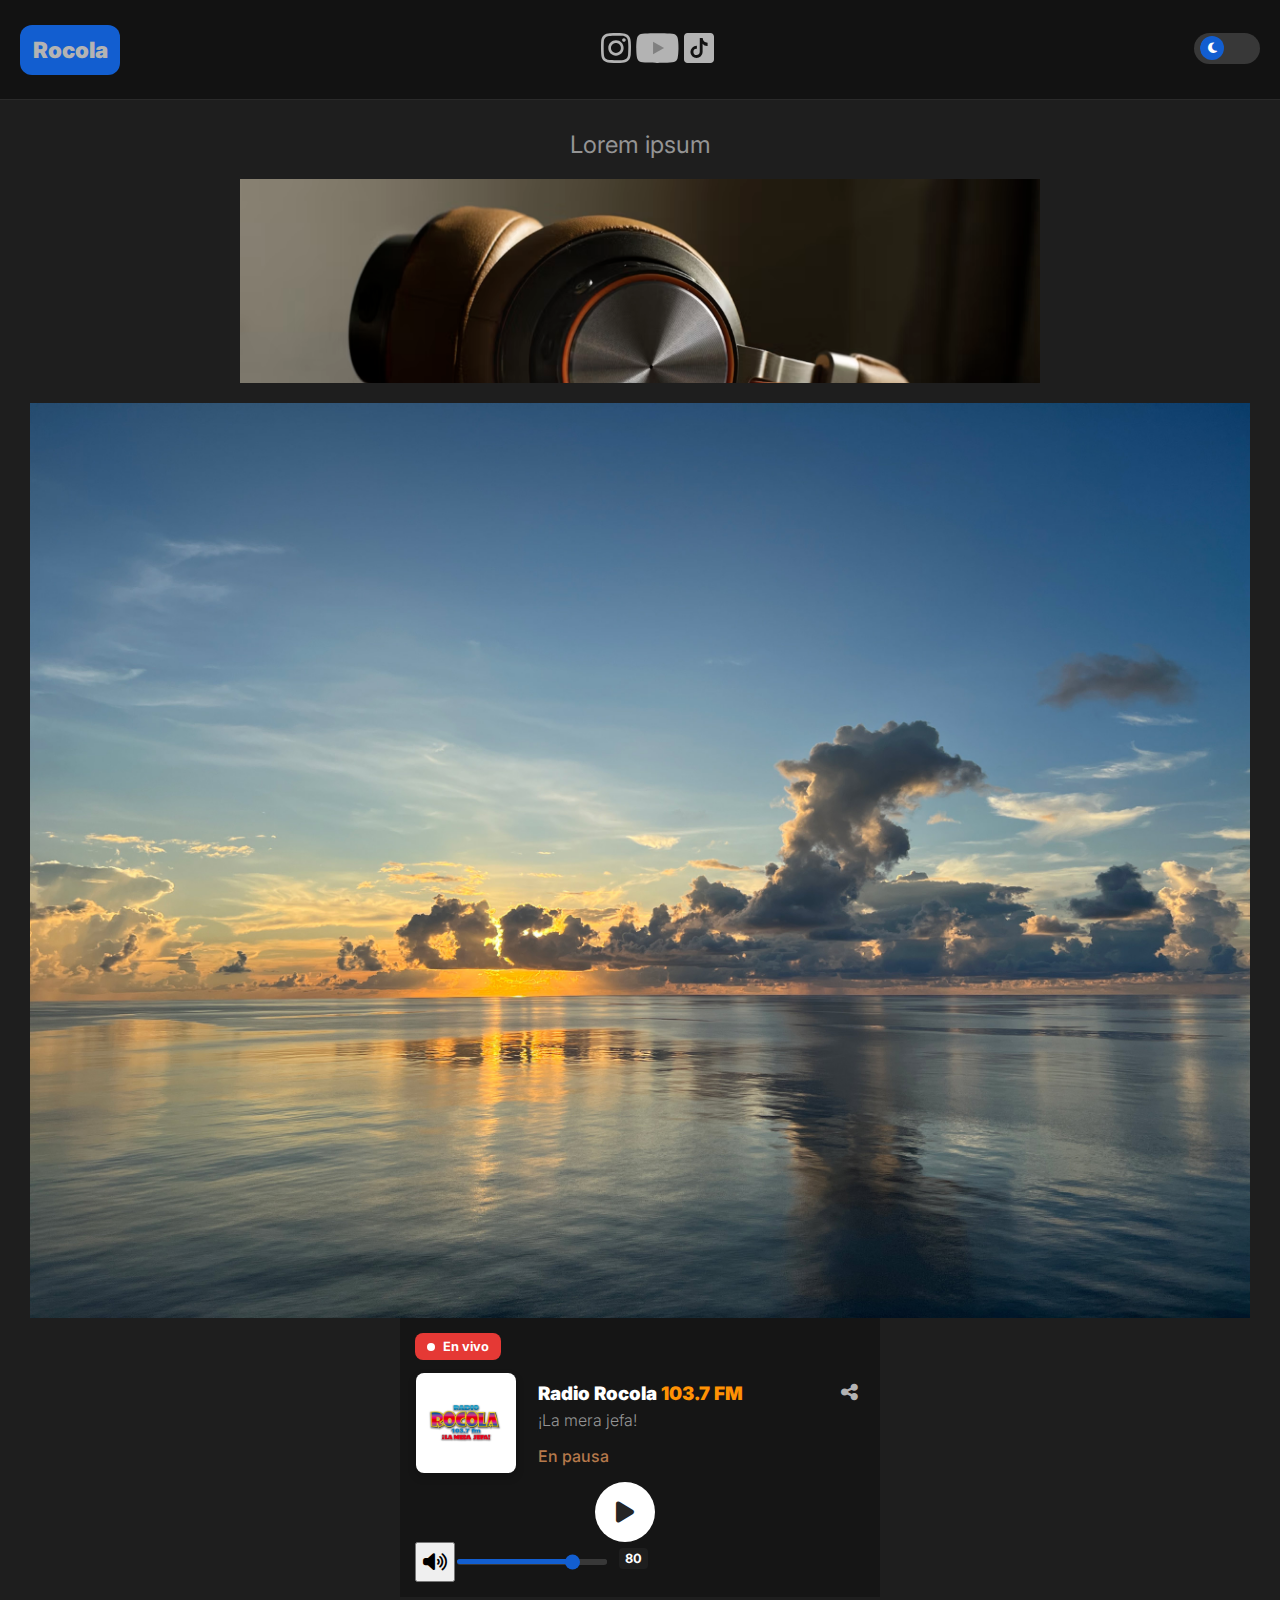
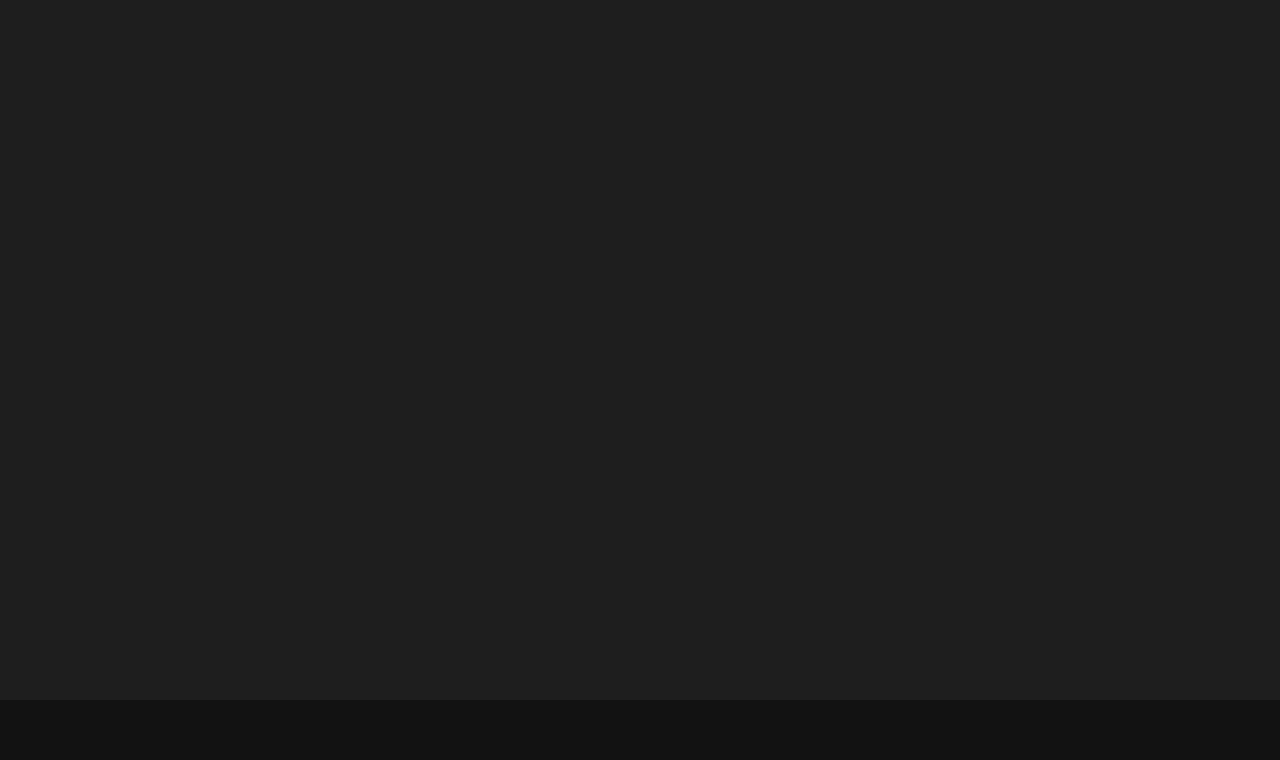
<file: index.html>
<!DOCTYPE html>
<html lang="es">

<head>
    <meta charset="UTF-8">
    <meta name="robots" content="noindex, nofollow">
    <meta name="viewport" content="width=device-width, initial-scale=1.0">
    <link rel="stylesheet" href="https://cdnjs.cloudflare.com/ajax/libs/font-awesome/6.4.0/css/all.min.css">
    <link rel="stylesheet" href="estilos.css">
    <title>Radio Rocola</title>
</head>

<body>
    <header>
        <div class="menu">
            <div class="logo">
                <h1>Rocola</h1>
            </div>
            <nav>
                <a href="#" target="_blank" class="socialLink ig" aria-label="Perfil de Instagram" title="Instagram">
                    <svg width="64" height="64" viewBox="0 0 20 20" version="1.1" xmlns="http://www.w3.org/2000/svg">
                        <g transform="translate(-340.000000, -7439.000000)">
                            <g transform="translate(56.000000, 160.000000)">
                                <path fill="currentColor"
                                    d="M289.869652,7279.12273 C288.241769,7279.19618 286.830805,7279.5942 285.691486,7280.72871 C284.548187,7281.86918 284.155147,7283.28558 284.081514,7284.89653 C284.035742,7285.90201 283.768077,7293.49818 284.544207,7295.49028 C285.067597,7296.83422 286.098457,7297.86749 287.454694,7298.39256 C288.087538,7298.63872 288.809936,7298.80547 289.869652,7298.85411 C298.730467,7299.25511 302.015089,7299.03674 303.400182,7295.49028 C303.645956,7294.859 303.815113,7294.1374 303.86188,7293.08031 C304.26686,7284.19677 303.796207,7282.27117 302.251908,7280.72871 C301.027016,7279.50685 299.5862,7278.67508 289.869652,7279.12273 M289.951245,7297.06748 C288.981083,7297.0238 288.454707,7296.86201 288.103459,7296.72603 C287.219865,7296.3826 286.556174,7295.72155 286.214876,7294.84312 C285.623823,7293.32944 285.819846,7286.14023 285.872583,7284.97693 C285.924325,7283.83745 286.155174,7282.79624 286.959165,7281.99226 C287.954203,7280.99968 289.239792,7280.51332 297.993144,7280.90837 C299.135448,7280.95998 300.179243,7281.19026 300.985224,7281.99226 C301.980262,7282.98483 302.473801,7284.28014 302.071806,7292.99991 C302.028024,7293.96767 301.865833,7294.49274 301.729513,7294.84312 C300.829003,7297.15085 298.757333,7297.47145 289.951245,7297.06748 M298.089663,7283.68956 C298.089663,7284.34665 298.623998,7284.88065 299.283709,7284.88065 C299.943419,7284.88065 300.47875,7284.34665 300.47875,7283.68956 C300.47875,7283.03248 299.943419,7282.49847 299.283709,7282.49847 C298.623998,7282.49847 298.089663,7283.03248 298.089663,7283.68956 M288.862673,7288.98792 C288.862673,7291.80286 291.150266,7294.08479 293.972194,7294.08479 C296.794123,7294.08479 299.081716,7291.80286 299.081716,7288.98792 C299.081716,7286.17298 296.794123,7283.89205 293.972194,7283.89205 C291.150266,7283.89205 288.862673,7286.17298 288.862673,7288.98792 M290.655732,7288.98792 C290.655732,7287.16159 292.140329,7285.67967 293.972194,7285.67967 C295.80406,7285.67967 297.288657,7287.16159 297.288657,7288.98792 C297.288657,7290.81525 295.80406,7292.29716 293.972194,7292.29716 C292.140329,7292.29716 290.655732,7290.81525 290.655732,7288.98792">
                                </path>
                            </g>
                        </g>
                    </svg>
                </a>
                <a href="#" target="_blank" class="socialLink yt" aria-label="Canal de YouTube" title="YouTube">
                    <svg xmlns="http://www.w3.org/2000/svg" height="64" width="64" viewBox="-7 0 250 165">
                        <path fill="currentColor"
                            d="M229.763 25.817c-2.699-10.162-10.65-18.165-20.748-20.881C190.716 0 117.333 0 117.333 0S43.951 0 25.651 4.936C15.553 7.652 7.6 15.655 4.903 25.817 0 44.236 0 82.667 0 82.667s0 38.429 4.903 56.85C7.6 149.68 15.553 157.681 25.65 160.4c18.3 4.934 91.682 4.934 91.682 4.934s73.383 0 91.682-4.934c10.098-2.718 18.049-10.72 20.748-20.882 4.904-18.421 4.904-56.85 4.904-56.85s0-38.431-4.904-56.85" />
                        <path d="M93.333 117.559l61.333-34.89-61.333-34.894z" fill="gray" />
                    </svg>
                </a>
                <a href="#" target="_blank" class="socialLink tt" aria-label="Perfil de TikTok" title="TikTok">
                    <svg viewBox="4 4 42 42" xmlns="http://www.w3.org/2000/svg" width="64" height="64">
                        <path fill="currentColor"
                            d="M41 4H9C6.243 4 4 6.243 4 9v32c0 2.757 2.243 5 5 5h32c2.757 0 5-2.243 5-5V9c0-2.757-2.243-5-5-5m-3.994 18.323a7.482 7.482 0 0 1-.69.035 7.492 7.492 0 0 1-6.269-3.388v11.537a8.527 8.527 0 1 1-8.527-8.527c.178 0 .352.016.527.027v4.202c-.175-.021-.347-.053-.527-.053a4.351 4.351 0 1 0 0 8.704c2.404 0 4.527-1.894 4.527-4.298l.042-19.594h4.02a7.488 7.488 0 0 0 6.901 6.685v4.67" />
                    </svg>
                </a>
            </nav>
            <div class="header-controls">
                <button id="theme-toggle" class="theme-toggle" aria-label="Cambiar tema">
                    <div class="toggle-track">
                        <div class="toggle-thumb">
                            <i class="fas fa-sun light-icon"></i>
                            <i class="fas fa-moon dark-icon"></i>
                        </div>
                    </div>
                </button>
            </div>
        </div>
    </header>

    <section id="player">
        <div class="player-container">


            <h2>Lorem ipsum</h2>
            <img src="images/cover.png" alt="Foto de portada" class="coverImg" width="300px">
            <img src="images/beachBg.jpg" alt="" class="anotherImg" width="300px">

            <div class="player-info">
                <div class="live-status-container">
                        <div class="live-status-indicator" id="status-indicator">
                            <span class="live-pulse"></span>
                            <span class="live-text">En vivo</span>
                        </div>
                    </div>

                <div class="player-elements">
                    
                    <div class="album-art">
                        <!-- La foto va en CSS-->
                    </div>
                    <div class="track-info">
                        <h3 class="track-title" id="now-playing">Radio Rocola <span class="frequence">103.7 FM</span></h3>
                        <p class="station-slogan">¡La mera jefa!</p>
                        <p class="status-text" id="status-text">En pausa</p>

                    </div>
                    <button class="control-btn share" id="share-btn" aria-label="Compartir">
                        <i class="fas fa-share-alt"></i>
                    </button>
                </div>

                <div class="player-buttons">
                    <div class="player-controls">
                        <button class="control-btn play-btn" id="play" aria-label="Reproducir">
                            <i class="fas fa-play"></i>
                        </button>
                    </div>

                    <div class="player-right-controls">
                        <div class="volume-controls">
                            <button class="control-btn volume-btn" id="volume-toggle" aria-label="Silenciar">
                                <i class="fas fa-volume-up"></i>
                            </button>
                            <div class="volume-slider-container">
                                <input type="range" min="0" max="100" value="80" class="volume-slider"
                                    id="volume-slider">
                                <div class="volume-level-indicator">80</div>
                            </div>
                        </div>
                    </div>
                </div>

            </div>
        </div>

    </section>












    <script>
        const themeToggle = document.getElementById('theme-toggle');
        const body = document.body;

        const savedTheme = localStorage.getItem('theme');
        if (savedTheme) {
            body.classList.add(savedTheme);
        } else {
            body.classList.add('dark-mode');
        }

        const prefersDarkScheme = window.matchMedia('(prefers-color-scheme: dark)');
        if (!savedTheme && prefersDarkScheme.matches) {
            body.classList.add('dark-mode');
        }

        themeToggle.addEventListener('click', () => {
            if (body.classList.contains('light-mode')) {
                body.classList.remove('light-mode');
                body.classList.add('dark-mode');
                localStorage.setItem('theme', 'dark-mode');
            } else {
                body.classList.remove('dark-mode');
                body.classList.add('light-mode');
                localStorage.setItem('theme', 'light-mode');
            }

            themeToggle.style.transform = 'scale(0.95)';
            setTimeout(() => {
                themeToggle.style.transform = 'scale(1)';
            }, 150);
        });
    </script>

    <script>
        var menu = document.querySelector(".menu");
        var scrollOffset = 400;

        window.addEventListener("scroll", function () {
            if (window.scrollY > scrollOffset) {
                menu.style.cssText = "backdrop-filter: saturate(180%) blur(22px) brightness(170%); -webkit-backdrop-filter: saturate(180%) blur(20px); background-color: var(--bg-blur-primary); background-image: linear-gradient(transparent,transparent);";
            } else {
                menu.style.cssText = "background-color: (--bg-primary)";
            }
        });
    </script>

    <script>
        // Reproductor de radio funcional
class RadioPlayer {
    constructor() {
        this.audio = new Audio();
        this.audio.crossOrigin = "anonymous";
        this.audio.src = "https://cast2.my-control-panel.com/proxy/radioroc/stream";
        
        this.isPlaying = false;
        this.isMuted = false;
        this.volume = 80; // 0-100 scale
        this.isOnline = true;
        
        this.initializeElements();
        this.setupEventListeners();
        this.setVolume(this.volume);
        this.checkStreamStatus();
    }
    
    initializeElements() {
        this.playButton = document.getElementById('play');
        this.volumeToggle = document.getElementById('volume-toggle');
        this.volumeSlider = document.getElementById('volume-slider');
        this.volumeLevel = document.querySelector('.volume-level-indicator');
        this.statusIndicator = document.getElementById('status-indicator');
        this.statusText = document.querySelector('.status-text');
        this.livePulse = document.querySelector('.live-pulse');
        this.liveText = document.querySelector('.live-text');
        this.nowPlaying = document.getElementById('now-playing');
        this.statusTextElement = document.getElementById('status-text');
    }
    
    setupEventListeners() {
        // Botón de play/pause
        this.playButton.addEventListener('click', () => {
            this.togglePlay();
        });
        
        // Botón de compartir
        this.shareButton.addEventListener('click', () => {
            this.shareRadio();
        });
        
        // Botón de mute/unmute
        this.volumeToggle.addEventListener('click', () => {
            this.toggleMute();
        });
        
        // Control de volumen
        this.volumeSlider.addEventListener('input', (e) => {
            this.setVolume(parseInt(e.target.value));
        });
        
        // Eventos del audio
        this.audio.addEventListener('play', () => {
            this.setPlayingState(true);
            this.statusTextElement.textContent = 'Transmitiendo';
            this.statusTextElement.style.color = '#00b309';
        });
        
        this.audio.addEventListener('pause', () => {
            this.setPlayingState(false);
            this.statusTextElement.textContent = 'En pausa';
        });
        
        this.audio.addEventListener('error', (e) => {
            console.error('Error en el reproductor:', e);
            this.setPlayingState(false);
            this.statusTextElement.textContent = 'Error de conexión';
            this.setOfflineStatus();
        });
        
        // Verificar estado del stream periódicamente
        setInterval(() => {
            this.checkStreamStatus();
        }, 30000); // Cada 30 segundos
    }
    
    togglePlay() {
        if (this.isPlaying) {
            this.pause();
        } else {
            this.play();
        }
        
        // Animación del botón
        this.playButton.style.transform = 'scale(0.95)';
        setTimeout(() => {
            this.playButton.style.transform = 'scale(1)';
        }, 150);
    }
    
    play() {
        this.audio.play()
            .then(() => {
                this.isPlaying = true;
                this.setPlayingState(true);
                this.statusTextElement.textContent = 'Transmitiendo';
                this.statusTextElement.style.color = '#f1f1f1';
                this.statusTextElement.style.textShadow = '0px 0px 25px rgb(255, 255, 255, 0.7)';
                this.setOnlineStatus();
            })
            .catch(error => {
                console.error('Error al reproducir:', error);
                this.isPlaying = false;
                this.setPlayingState(false);
                this.statusTextElement.textContent = 'Error de conexión';
                this.statusTextElement.style.color = '#ff2c56';
                this.setOfflineStatus();
            });
    }
    
    pause() {
        this.audio.pause();
        this.isPlaying = false;
        this.setPlayingState(false);
        this.statusTextElement.textContent = 'En pausa';
        this.statusTextElement.style.color = '#ffad6e';
        this.statusTextElement.style.textShadow = '0px 0px 15px rgb(108, 209, 113, 0)';
    }
    
    toggleMute() {
        this.isMuted = !this.isMuted;
        
        // Si está muteado, guardar el volumen anterior y poner a 0
        if (this.isMuted) {
            this.previousVolume = this.volume;
            this.setVolume(0);
        } else {
            // Restaurar el volumen anterior
            this.setVolume(this.previousVolume || 5);
        }
        
        // Actualizar icono de volumen
        this.updateVolumeIcon();
        
        // Animación del botón
        this.volumeToggle.style.transform = 'scale(0.97)';
        setTimeout(() => {
            this.volumeToggle.style.transform = 'scale(1)';
        }, 200);
    }
    
    setVolume(level) {
        this.volume = level;
        this.audio.volume = level / 100;
        
        // Actualizar slider y indicador
        this.volumeSlider.value = level;
        this.volumeLevel.textContent = level;
        
        // Actualizar icono de volumen
        this.updateVolumeIcon();
        
        // Actualizar variable CSS para el volumen
        document.documentElement.style.setProperty('--volume', `${level}%`);
        
        // Si el volumen es 0, activar mute visualmente
        if (level === 0 && !this.isMuted) {
            this.isMuted = true;
            this.updateVolumeIcon();
        } else if (level > 0 && this.isMuted) {
            this.isMuted = false;
            this.updateVolumeIcon();
        }
    }
    
    updateVolumeIcon() {
        let iconClass = 'fas fa-volume-';
        
        if (this.isMuted || this.volume === 0) {
            iconClass += 'mute';
        } else if (this.volume < 4) {
            iconClass += 'down';
        } else {
            iconClass += 'up';
        }
        
        this.volumeToggle.innerHTML = `<i class="${iconClass}"></i>`;
    }
    
    setPlayingState(playing) {
        this.isPlaying = playing;
        if (playing) {
            this.playButton.innerHTML = '<i class="fas fa-pause"></i>';
            this.playButton.setAttribute('aria-label', 'Pausar');
        } else {
            this.playButton.innerHTML = '<i class="fas fa-play"></i>';
            this.playButton.setAttribute('aria-label', 'Reproducir');
        }
    }
    
    checkStreamStatus() {
        // Simular verificación de estado del stream
        // En una implementación real, aquí harías una petición para verificar el estado
        const isOnline = Math.random() > 0.1; // 90% de probabilidad de estar online
        
        if (isOnline) {
            this.setOnlineStatus();
        } else {
            this.setOfflineStatus();
        }
    }
    
    setOnlineStatus() {
        this.isOnline = true;
        this.statusIndicator.classList.remove('offline');
        this.liveText.textContent = 'En vivo';
        this.livePulse.style.animation = 'pulse 2s infinite ease-out';
        this.livePulse.style.backgroundColor = 'white';
    }
    
    setOfflineStatus() {
        this.isOnline = false;
        this.statusIndicator.classList.add('offline');
        this.liveText.textContent = 'Fuera del aire';
        this.livePulse.style.animation = 'none';
        this.livePulse.style.backgroundColor = '#ccc';
        
        // Si estaba reproduciendo, pausar
        if (this.isPlaying) {
            this.pause();
        }
    }
}
// Inicializar el reproductor cuando la página cargue
document.addEventListener('DOMContentLoaded', () => {
    window.radioPlayer = new RadioPlayer();
    
    // Mejorar la compatibilidad con dispositivos táctiles
    document.addEventListener('touchstart', function() {}, true);
});
    </script>
</body>

</html>
</file>
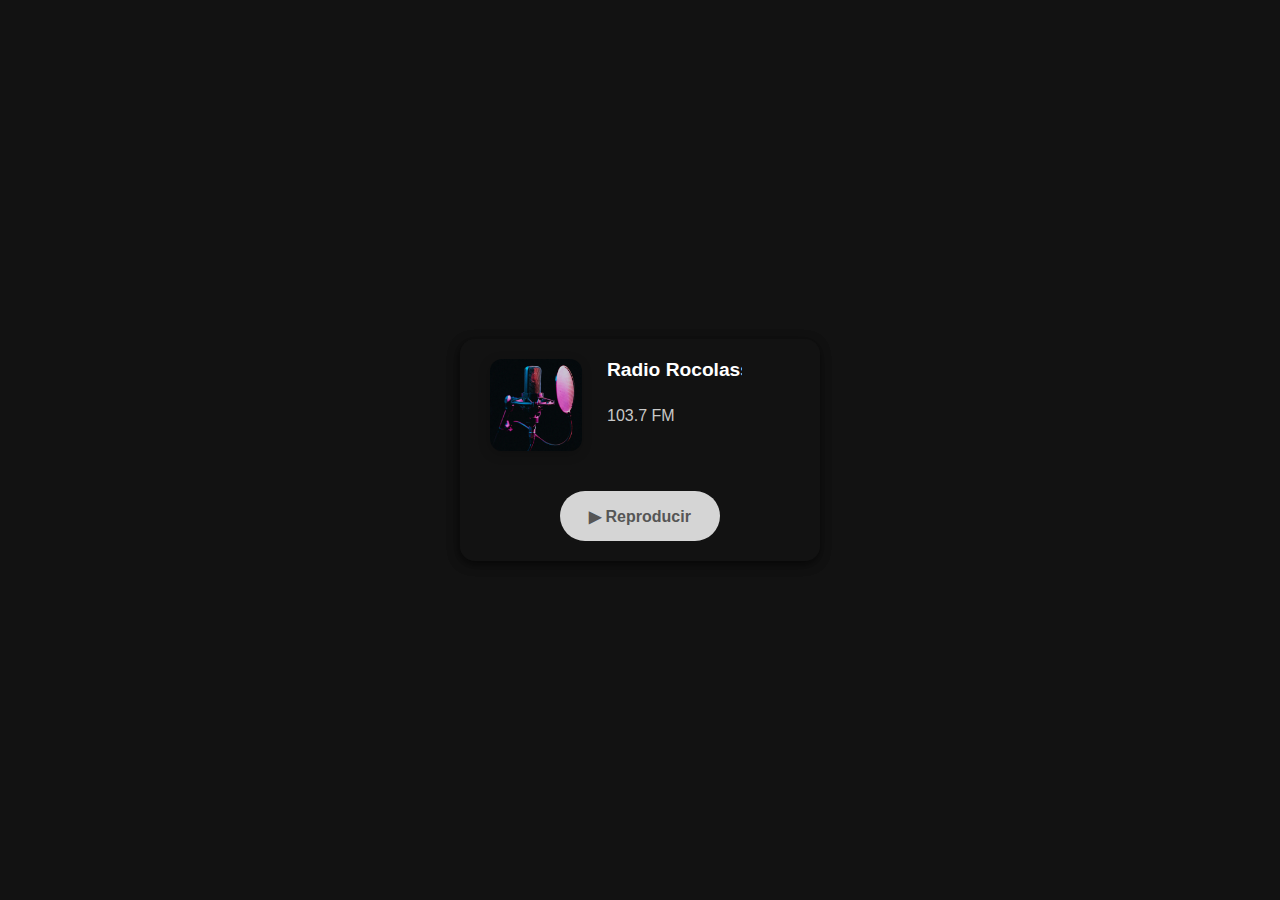
<file: index(no).html>
<!DOCTYPE html>
<html lang="es">

<head>
    <meta charset="UTF-8">
    <meta name="viewport" content="width=device-width, initial-scale=1.0">
    <link rel="stylesheet" href="estilo.css">
    <title>Radio Test</title>
</head>

<body>

    <div class="player">
        <div class="nowPlaying" id="statusText">
            <div class="imgCover"></div>
            <span class="infoPlay">
                <h2 class="playTitle">
                    <span class="playerTitle">Radio Rocolassss</span>
                </h2>
                <h3>103.7 FM</h3>
            </span>

        </div>
        <button class="play-btn" id="playPause">▶ Reproducir</button>
    </div>

    <audio id="audioPlayer">
        <!--<source src="https://cdn.instream.audio:9738/stream"
                type="audio/mpeg">-->
        <source
            src="https://stream-172.zeno.fm/cbbc8ffbo0iuv?zt=eyJhbGciOiJIUzI1NiJ9.eyJzdHJlYW0iOiJjYmJjOGZmYm8waXV2IiwiaG9zdCI6InN0cmVhbS0xNzIuemVuby5mbSIsInJ0dGwiOjUsImp0aSI6IlE4bUxsUkZ1Ujl5eEJFYk9NU2N6RlEiLCJpYXQiOjE3NTUwNjk4OTcsImV4cCI6MTc1NTA2OTk1N30.ilCNmQy211FKczUWUkLxqhKpwb01_Be4An_DNY2vl9A"
            type="audio/mpeg">
    </audio>

    <script>
        const audio = document.getElementById('audioPlayer');
const btn = document.getElementById('playPause');
const statusText = document.getElementById('statusText');
const fondo = document.querySelector('.player');
const playTitle = document.querySelector('.playTitle');
const infoPlay = document.querySelector('.infoPlay');

btn.addEventListener('click', () => {
    if (audio.paused) {
        statusText.querySelector('h2').textContent = "Conectando...";
        btn.textContent = "Cargando";
        fondo.classList.add('playerState');

        // Intentar reproducir
        audio.play().then(() => {
            btn.textContent = "⏸ Pausar";
            statusText.querySelector('h2').textContent = "Reproduciendo Radio Éxitos";

            // Scroll animado del título si es más largo
            if (playTitle.scrollWidth > infoPlay.clientWidth) {
                playTitle.classList.add('mover');
            }

            fondo.classList.add('playerState');
        }).catch(() => {
            // Si la reproducción falla (ej: fuera del aire o autoplay bloqueado en móvil)
            statusText.querySelector('h2').textContent = "Fuera del aire";
            btn.textContent = "No disponible";
            btn.style.backgroundColor = "#333"; // gris oscuro
            btn.style.cursor = "not-allowed";
            btn.disabled = true;

            fondo.classList.remove('playerState');
            playTitle.classList.remove('mover');
        });

    } else {
        // Pausar manualmente
        audio.pause();
        btn.textContent = "▶ Reproducir";
        statusText.querySelector('h2').textContent = "En pausa";
        fondo.classList.remove('playerState');
        playTitle.classList.remove('mover');
    }
});

// Si hay error de carga (ej: URL caída)
audio.addEventListener('error', () => {
    statusText.querySelector('h2').textContent = "Fuera del aire";
    btn.textContent = "▶ Reproducir";
    playTitle.classList.remove('mover');
});
    </script>

    <!--<script>
        const audio = document.getElementById('audioPlayer');
        const btn = document.getElementById('playPause');
        const statusText = document.getElementById('statusText');
        const fondo = document.querySelector('.player');
        const playTitle = document.querySelector('.playTitle');
        const infoPlay = document.querySelector('.infoPlay');

        btn.addEventListener('click', () => {
            if (audio.paused) {
                statusText.querySelector('h2').textContent = "Conectando...";
                btn.textContent = "Cargando";
                fondo.classList.add('playerState');

                let isPlaying = false;

                // Intentar reproducir
                audio.play().then(() => {
                    isPlaying = true;
                    btn.textContent = "⏸ Pausar";
                    statusText.querySelector('h2').textContent = "Reproduciendo Radio Rocola";
                    if (playTitle.scrollWidth > infoPlay.clientWidth) {
                        playTitle.classList.add('mover');
                        
                    }
                    fondo.classList.add('playerState');
                }).catch(() => {
                    statusText.querySelector('h2').textContent = "Fuera del aire";
                    btn.textContent = "No disponible";
                    fondo.classList.remove('playerState');
                    playTitle.classList.remove('mover');
                });

                // Si después de 3 segundos no está sonando → fuera del aire
                setTimeout(() => {
                    if (!isPlaying || audio.paused) {
                        statusText.querySelector('h2').textContent = "Fuera del aire";
                        btn.textContent = "▶ Reproducir";
                        audio.pause();
                        btn.textContent = "No disponible";
                        btn.style.backgroundColor = "#333"; // gris oscuro
                        btn.style.cursor = "not-allowed";
                        btn.disabled = true;
                        playTitle.classList.remove('mover');
                    }
                }, 0);

            } else {
                audio.pause();
                btn.textContent = "▶ Reproducir";
                statusText.querySelector('h2').textContent = "En pausa";
                fondo.classList.remove('playerState');
                playTitle.classList.remove('mover');
            }
        });

        // Si hay error de carga
        audio.addEventListener('error', () => {
            statusText.querySelector('h2').textContent = "Fuera del aire";
            btn.textContent = "▶ Reproducir";
            playTitle.classList.remove('mover');
        });
    </script>-->

    <!--<script>
        const playTitle = document.querySelector('.playTitle');
        const infoPlay = document.querySelector('.infoPlay');

        if (playTitle.scrollWidth > infoPlay.clientWidth) {
            playTitle.classList.add('mover');
        } else {
            playTitle.classList.remove('mover'); // opcional, por si antes ya tenía la clase
        }
    </script>-->
</body>


</html>
</file>
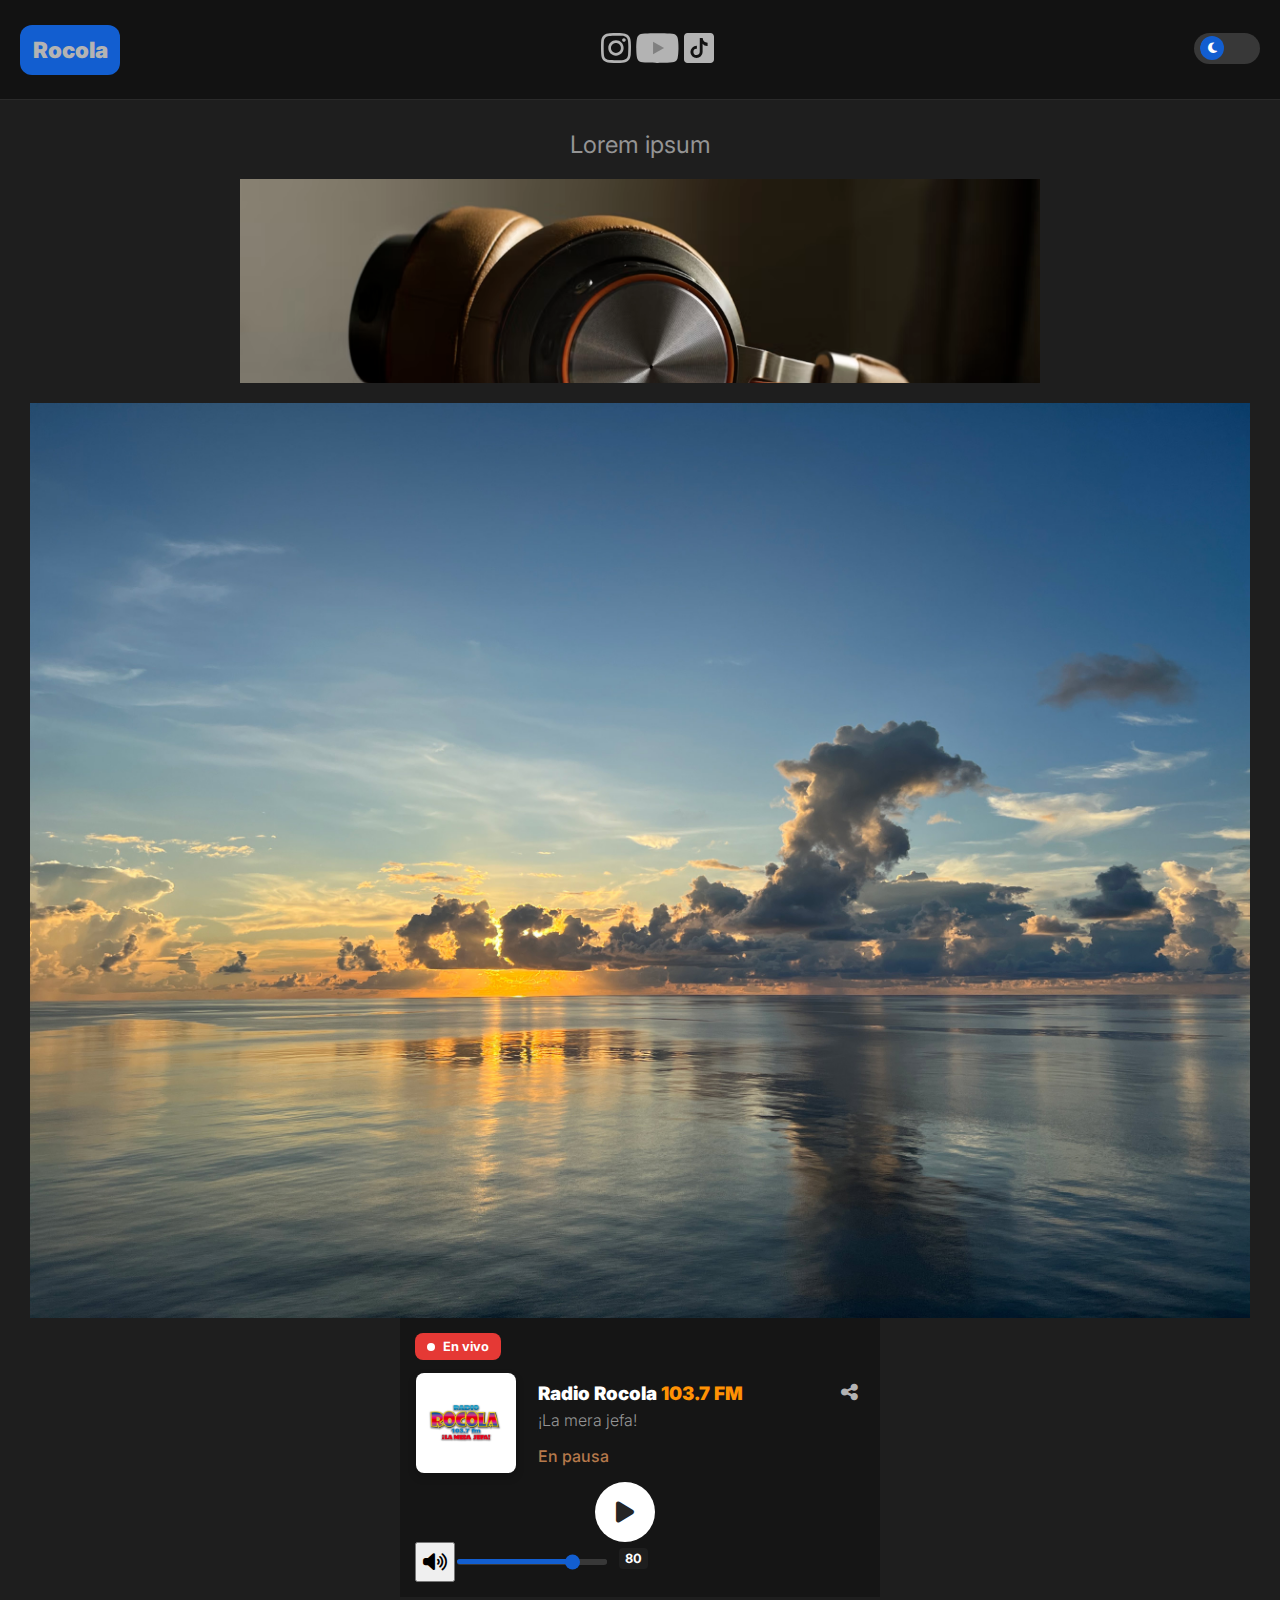
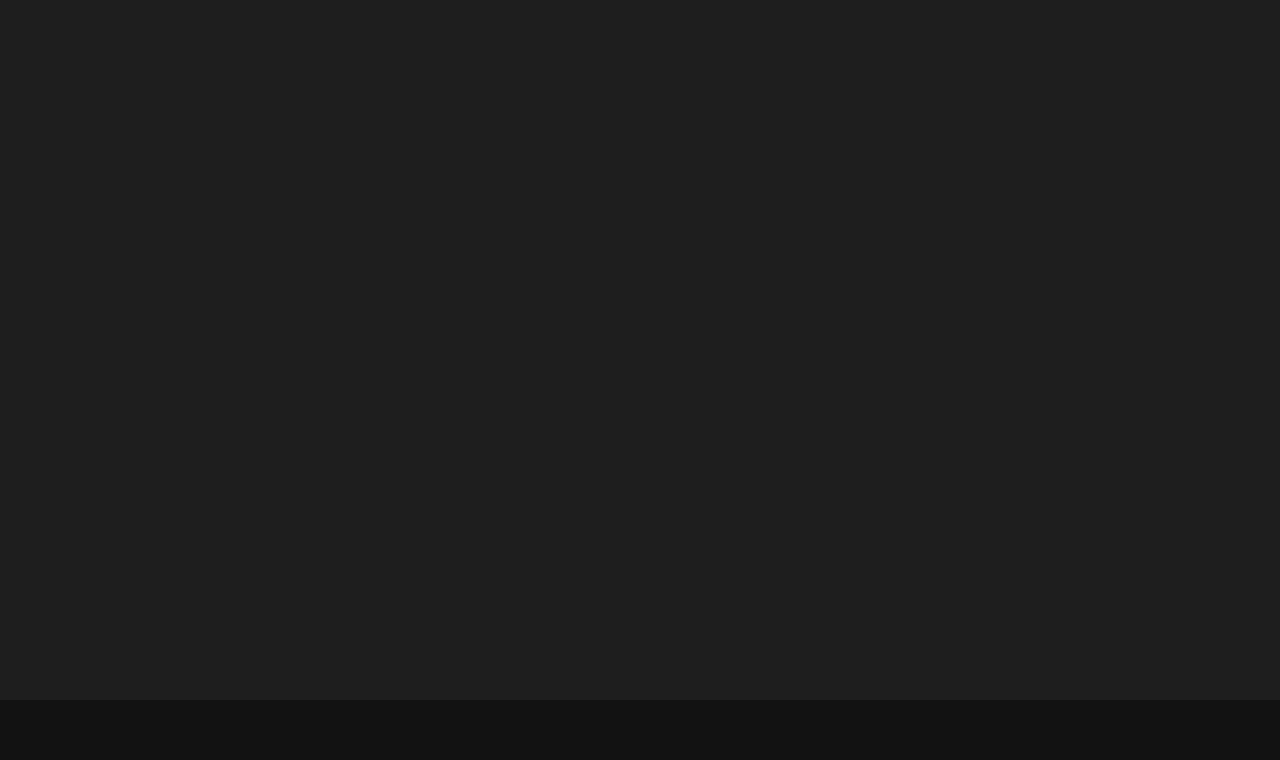
<file: inicio.html>
<!DOCTYPE html>
<html lang="es">

<head>
    <meta charset="UTF-8">
    <meta name="viewport" content="width=device-width, initial-scale=1.0">
    <link rel="stylesheet" href="https://cdnjs.cloudflare.com/ajax/libs/font-awesome/6.4.0/css/all.min.css">
    <link rel="stylesheet" href="estilos.css">
    <title>Radio Rocola</title>
</head>

<body>
    <header>
        <div class="menu">
            <div class="logo">
                <h1>Rocola</h1>
            </div>
            <nav>
                <a href="#" target="_blank" class="socialLink ig" aria-label="Perfil de Instagram" title="Instagram">
                    <svg width="64" height="64" viewBox="0 0 20 20" version="1.1" xmlns="http://www.w3.org/2000/svg">
                        <g transform="translate(-340.000000, -7439.000000)">
                            <g transform="translate(56.000000, 160.000000)">
                                <path fill="currentColor"
                                    d="M289.869652,7279.12273 C288.241769,7279.19618 286.830805,7279.5942 285.691486,7280.72871 C284.548187,7281.86918 284.155147,7283.28558 284.081514,7284.89653 C284.035742,7285.90201 283.768077,7293.49818 284.544207,7295.49028 C285.067597,7296.83422 286.098457,7297.86749 287.454694,7298.39256 C288.087538,7298.63872 288.809936,7298.80547 289.869652,7298.85411 C298.730467,7299.25511 302.015089,7299.03674 303.400182,7295.49028 C303.645956,7294.859 303.815113,7294.1374 303.86188,7293.08031 C304.26686,7284.19677 303.796207,7282.27117 302.251908,7280.72871 C301.027016,7279.50685 299.5862,7278.67508 289.869652,7279.12273 M289.951245,7297.06748 C288.981083,7297.0238 288.454707,7296.86201 288.103459,7296.72603 C287.219865,7296.3826 286.556174,7295.72155 286.214876,7294.84312 C285.623823,7293.32944 285.819846,7286.14023 285.872583,7284.97693 C285.924325,7283.83745 286.155174,7282.79624 286.959165,7281.99226 C287.954203,7280.99968 289.239792,7280.51332 297.993144,7280.90837 C299.135448,7280.95998 300.179243,7281.19026 300.985224,7281.99226 C301.980262,7282.98483 302.473801,7284.28014 302.071806,7292.99991 C302.028024,7293.96767 301.865833,7294.49274 301.729513,7294.84312 C300.829003,7297.15085 298.757333,7297.47145 289.951245,7297.06748 M298.089663,7283.68956 C298.089663,7284.34665 298.623998,7284.88065 299.283709,7284.88065 C299.943419,7284.88065 300.47875,7284.34665 300.47875,7283.68956 C300.47875,7283.03248 299.943419,7282.49847 299.283709,7282.49847 C298.623998,7282.49847 298.089663,7283.03248 298.089663,7283.68956 M288.862673,7288.98792 C288.862673,7291.80286 291.150266,7294.08479 293.972194,7294.08479 C296.794123,7294.08479 299.081716,7291.80286 299.081716,7288.98792 C299.081716,7286.17298 296.794123,7283.89205 293.972194,7283.89205 C291.150266,7283.89205 288.862673,7286.17298 288.862673,7288.98792 M290.655732,7288.98792 C290.655732,7287.16159 292.140329,7285.67967 293.972194,7285.67967 C295.80406,7285.67967 297.288657,7287.16159 297.288657,7288.98792 C297.288657,7290.81525 295.80406,7292.29716 293.972194,7292.29716 C292.140329,7292.29716 290.655732,7290.81525 290.655732,7288.98792">
                                </path>
                            </g>
                        </g>
                    </svg>
                </a>
                <a href="#" target="_blank" class="socialLink yt" aria-label="Canal de YouTube" title="YouTube">
                    <svg xmlns="http://www.w3.org/2000/svg" height="64" width="64" viewBox="-7 0 250 165">
                        <path fill="currentColor"
                            d="M229.763 25.817c-2.699-10.162-10.65-18.165-20.748-20.881C190.716 0 117.333 0 117.333 0S43.951 0 25.651 4.936C15.553 7.652 7.6 15.655 4.903 25.817 0 44.236 0 82.667 0 82.667s0 38.429 4.903 56.85C7.6 149.68 15.553 157.681 25.65 160.4c18.3 4.934 91.682 4.934 91.682 4.934s73.383 0 91.682-4.934c10.098-2.718 18.049-10.72 20.748-20.882 4.904-18.421 4.904-56.85 4.904-56.85s0-38.431-4.904-56.85" />
                        <path d="M93.333 117.559l61.333-34.89-61.333-34.894z" fill="gray" />
                    </svg>
                </a>
                <a href="#" target="_blank" class="socialLink tt" aria-label="Perfil de TikTok" title="TikTok">
                    <svg viewBox="4 4 42 42" xmlns="http://www.w3.org/2000/svg" width="64" height="64">
                        <path fill="currentColor"
                            d="M41 4H9C6.243 4 4 6.243 4 9v32c0 2.757 2.243 5 5 5h32c2.757 0 5-2.243 5-5V9c0-2.757-2.243-5-5-5m-3.994 18.323a7.482 7.482 0 0 1-.69.035 7.492 7.492 0 0 1-6.269-3.388v11.537a8.527 8.527 0 1 1-8.527-8.527c.178 0 .352.016.527.027v4.202c-.175-.021-.347-.053-.527-.053a4.351 4.351 0 1 0 0 8.704c2.404 0 4.527-1.894 4.527-4.298l.042-19.594h4.02a7.488 7.488 0 0 0 6.901 6.685v4.67" />
                    </svg>
                </a>
            </nav>
            <div class="header-controls">
                <button id="theme-toggle" class="theme-toggle" aria-label="Cambiar tema">
                    <div class="toggle-track">
                        <div class="toggle-thumb">
                            <i class="fas fa-sun light-icon"></i>
                            <i class="fas fa-moon dark-icon"></i>
                        </div>
                    </div>
                </button>
            </div>
        </div>
    </header>

    <section id="player">
        <div class="player-container">


            <h2>Lorem ipsum</h2>
            <img src="images/cover.png" alt="Foto de portada" class="coverImg" width="300px">
            <img src="images/beachBg.jpg" alt="" class="anotherImg" width="300px">

            <div class="player-info">
                <div class="live-status-container">
                        <div class="live-status-indicator" id="status-indicator">
                            <span class="live-pulse"></span>
                            <span class="live-text">En vivo</span>
                        </div>
                    </div>

                <div class="player-elements">
                    
                    <div class="album-art">
                        <!-- La foto va en CSS-->
                    </div>
                    <div class="track-info">
                        <h3 class="track-title" id="now-playing">Radio Rocola <span class="frequence">103.7 FM</span></h3>
                        <p class="station-slogan">¡La mera jefa!</p>
                        <p class="status-text" id="status-text">En pausa</p>

                    </div>
                    <button class="control-btn share" id="share-btn" aria-label="Compartir">
                        <i class="fas fa-share-alt"></i>
                    </button>
                </div>

                <div class="player-buttons">
                    <div class="player-controls">
                        <button class="control-btn play-btn" id="play" aria-label="Reproducir">
                            <i class="fas fa-play"></i>
                        </button>
                    </div>

                    <div class="player-right-controls">
                        <div class="volume-controls">
                            <button class="control-btn volume-btn" id="volume-toggle" aria-label="Silenciar">
                                <i class="fas fa-volume-up"></i>
                            </button>
                            <div class="volume-slider-container">
                                <input type="range" min="0" max="100" value="80" class="volume-slider"
                                    id="volume-slider">
                                <div class="volume-level-indicator">80</div>
                            </div>
                        </div>
                    </div>
                </div>

            </div>
        </div>

    </section>












    <script>
        const themeToggle = document.getElementById('theme-toggle');
        const body = document.body;

        const savedTheme = localStorage.getItem('theme');
        if (savedTheme) {
            body.classList.add(savedTheme);
        } else {
            body.classList.add('dark-mode');
        }

        const prefersDarkScheme = window.matchMedia('(prefers-color-scheme: dark)');
        if (!savedTheme && prefersDarkScheme.matches) {
            body.classList.add('dark-mode');
        }

        themeToggle.addEventListener('click', () => {
            if (body.classList.contains('light-mode')) {
                body.classList.remove('light-mode');
                body.classList.add('dark-mode');
                localStorage.setItem('theme', 'dark-mode');
            } else {
                body.classList.remove('dark-mode');
                body.classList.add('light-mode');
                localStorage.setItem('theme', 'light-mode');
            }

            themeToggle.style.transform = 'scale(0.95)';
            setTimeout(() => {
                themeToggle.style.transform = 'scale(1)';
            }, 150);
        });
    </script>

    <script>
        var menu = document.querySelector(".menu");
        var scrollOffset = 400;

        window.addEventListener("scroll", function () {
            if (window.scrollY > scrollOffset) {
                menu.style.cssText = "backdrop-filter: saturate(180%) blur(22px) brightness(170%); -webkit-backdrop-filter: saturate(180%) blur(20px); background-color: var(--bg-blur-primary); background-image: linear-gradient(transparent,transparent);";
            } else {
                menu.style.cssText = "background-color: (--bg-primary)";
            }
        });
    </script>

    <script>
        // Reproductor de radio funcional
class RadioPlayer {
    constructor() {
        this.audio = new Audio();
        this.audio.crossOrigin = "anonymous";
        this.audio.src = "https://cast2.my-control-panel.com/proxy/radioroc/stream";
        
        this.isPlaying = false;
        this.isMuted = false;
        this.volume = 80; // 0-100 scale
        this.isOnline = true;
        
        this.initializeElements();
        this.setupEventListeners();
        this.setVolume(this.volume);
        this.checkStreamStatus();
    }
    
    initializeElements() {
        this.playButton = document.getElementById('play');
        this.volumeToggle = document.getElementById('volume-toggle');
        this.volumeSlider = document.getElementById('volume-slider');
        this.volumeLevel = document.querySelector('.volume-level-indicator');
        this.statusIndicator = document.getElementById('status-indicator');
        this.statusText = document.querySelector('.status-text');
        this.livePulse = document.querySelector('.live-pulse');
        this.liveText = document.querySelector('.live-text');
        this.nowPlaying = document.getElementById('now-playing');
        this.statusTextElement = document.getElementById('status-text');
    }
    
    setupEventListeners() {
        // Botón de play/pause
        this.playButton.addEventListener('click', () => {
            this.togglePlay();
        });
        
        // Botón de compartir
        this.shareButton.addEventListener('click', () => {
            this.shareRadio();
        });
        
        // Botón de mute/unmute
        this.volumeToggle.addEventListener('click', () => {
            this.toggleMute();
        });
        
        // Control de volumen
        this.volumeSlider.addEventListener('input', (e) => {
            this.setVolume(parseInt(e.target.value));
        });
        
        // Eventos del audio
        this.audio.addEventListener('play', () => {
            this.setPlayingState(true);
            this.statusTextElement.textContent = 'Transmitiendo';
            this.statusTextElement.style.color = '#00b309';
        });
        
        this.audio.addEventListener('pause', () => {
            this.setPlayingState(false);
            this.statusTextElement.textContent = 'En pausa';
        });
        
        this.audio.addEventListener('error', (e) => {
            console.error('Error en el reproductor:', e);
            this.setPlayingState(false);
            this.statusTextElement.textContent = 'Error de conexión';
            this.setOfflineStatus();
        });
        
        // Verificar estado del stream periódicamente
        setInterval(() => {
            this.checkStreamStatus();
        }, 30000); // Cada 30 segundos
    }
    
    togglePlay() {
        if (this.isPlaying) {
            this.pause();
        } else {
            this.play();
        }
        
        // Animación del botón
        this.playButton.style.transform = 'scale(0.95)';
        setTimeout(() => {
            this.playButton.style.transform = 'scale(1)';
        }, 150);
    }
    
    play() {
        this.audio.play()
            .then(() => {
                this.isPlaying = true;
                this.setPlayingState(true);
                this.statusTextElement.textContent = 'Transmitiendo';
                this.statusTextElement.style.color = '#f1f1f1';
                this.statusTextElement.style.textShadow = '0px 0px 25px rgb(255, 255, 255, 0.7)';
                this.setOnlineStatus();
            })
            .catch(error => {
                console.error('Error al reproducir:', error);
                this.isPlaying = false;
                this.setPlayingState(false);
                this.statusTextElement.textContent = 'Error de conexión';
                this.statusTextElement.style.color = '#ff2c56';
                this.setOfflineStatus();
            });
    }
    
    pause() {
        this.audio.pause();
        this.isPlaying = false;
        this.setPlayingState(false);
        this.statusTextElement.textContent = 'En pausa';
        this.statusTextElement.style.color = '#ffad6e';
        this.statusTextElement.style.textShadow = '0px 0px 15px rgb(108, 209, 113, 0)';
    }
    
    toggleMute() {
        this.isMuted = !this.isMuted;
        
        // Si está muteado, guardar el volumen anterior y poner a 0
        if (this.isMuted) {
            this.previousVolume = this.volume;
            this.setVolume(0);
        } else {
            // Restaurar el volumen anterior
            this.setVolume(this.previousVolume || 5);
        }
        
        // Actualizar icono de volumen
        this.updateVolumeIcon();
        
        // Animación del botón
        this.volumeToggle.style.transform = 'scale(0.97)';
        setTimeout(() => {
            this.volumeToggle.style.transform = 'scale(1)';
        }, 200);
    }
    
    setVolume(level) {
        this.volume = level;
        this.audio.volume = level / 100;
        
        // Actualizar slider y indicador
        this.volumeSlider.value = level;
        this.volumeLevel.textContent = level;
        
        // Actualizar icono de volumen
        this.updateVolumeIcon();
        
        // Actualizar variable CSS para el volumen
        document.documentElement.style.setProperty('--volume', `${level}%`);
        
        // Si el volumen es 0, activar mute visualmente
        if (level === 0 && !this.isMuted) {
            this.isMuted = true;
            this.updateVolumeIcon();
        } else if (level > 0 && this.isMuted) {
            this.isMuted = false;
            this.updateVolumeIcon();
        }
    }
    
    updateVolumeIcon() {
        let iconClass = 'fas fa-volume-';
        
        if (this.isMuted || this.volume === 0) {
            iconClass += 'mute';
        } else if (this.volume < 4) {
            iconClass += 'down';
        } else {
            iconClass += 'up';
        }
        
        this.volumeToggle.innerHTML = `<i class="${iconClass}"></i>`;
    }
    
    setPlayingState(playing) {
        this.isPlaying = playing;
        if (playing) {
            this.playButton.innerHTML = '<i class="fas fa-pause"></i>';
            this.playButton.setAttribute('aria-label', 'Pausar');
        } else {
            this.playButton.innerHTML = '<i class="fas fa-play"></i>';
            this.playButton.setAttribute('aria-label', 'Reproducir');
        }
    }
    
    checkStreamStatus() {
        // Simular verificación de estado del stream
        // En una implementación real, aquí harías una petición para verificar el estado
        const isOnline = Math.random() > 0.1; // 90% de probabilidad de estar online
        
        if (isOnline) {
            this.setOnlineStatus();
        } else {
            this.setOfflineStatus();
        }
    }
    
    setOnlineStatus() {
        this.isOnline = true;
        this.statusIndicator.classList.remove('offline');
        this.liveText.textContent = 'En vivo';
        this.livePulse.style.animation = 'pulse 2s infinite ease-out';
        this.livePulse.style.backgroundColor = 'white';
    }
    
    setOfflineStatus() {
        this.isOnline = false;
        this.statusIndicator.classList.add('offline');
        this.liveText.textContent = 'Fuera del aire';
        this.livePulse.style.animation = 'none';
        this.livePulse.style.backgroundColor = '#ccc';
        
        // Si estaba reproduciendo, pausar
        if (this.isPlaying) {
            this.pause();
        }
    }
}
// Inicializar el reproductor cuando la página cargue
document.addEventListener('DOMContentLoaded', () => {
    window.radioPlayer = new RadioPlayer();
    
    // Mejorar la compatibilidad con dispositivos táctiles
    document.addEventListener('touchstart', function() {}, true);
});
    </script>
</body>

</html>
</file>
<file: estilos.css>
:root {
    /* Modo oscuro - Colores del CSS proporcionado pero manteniendo azul en botones */
    --bg-primary: #121212;
    --bg-blur-primary: #121212b4;
    --bg-secondary: #1E1E1E;
    --bg-tertiary: #383838;
    --text-primary: #FFFFFF;
    --text-secondary: #B3B3B3;
    --accent-color: #125ed0;
    /* Azul profesional en lugar del verde */
    --accent-hover: #1565c0;
    /* Azul más claro para hover */
    --border-color: #2A2A2A;
    --shadow: 0 4px 12px rgba(0, 0, 0, 0.5);
    --card-bg: #1E1E1E;
    --live-indicator: #e53935;
    --offline-indicator: #5E5E5E;
    --player-bg: #1E1E1E;
    --player-controls-bg: #252525;
}

.light-mode {
    /* Modo claro - Colores del CSS proporcionado pero manteniendo azul en botones */
    --bg-primary: #FFFFFF;
    --bg-blur-primary: #ffffffca;
    --bg-secondary: #F5F5F5;
    --bg-tertiary: #E8E8E8;
    --text-primary: #121212;
    --text-primary-dark: #ffffff;
    --text-secondary: #5E5E5E;
    --accent-color: #121212;
    /* Negro en lugar de azul para mejor contraste */
    --accent-hover: #333333;
    /* Negro más oscuro para hover */
    --border-color: #E0E0E0;
    --shadow: 0 4px 12px rgba(0, 0, 0, 0.1);
    --card-bg: #F5F5F5;
    --live-indicator: #e53935;
    --offline-indicator: #9E9E9E;
    --player-bg: #FFFFFF;
    --player-controls-bg: #F5F5F5;
}

@font-face {
    font-family: 'Inter';
    src: url('fonts/Inter-VariableFont.woff2') format('woff2')
}

* {
    box-sizing: border-box;
    flex-wrap: wrap;
    font-family: "Inter", sans-serif, "Arial", "Helvetica";
    font-weight: normal;
}

* ::selection {
    background: rgb(255, 72, 72);
    background-clip: text;
    -webkit-background-clip: text;
    -webkit-text-fill-color: white;
}

body {
    animation: fadeIn 0.5s ease forwards;
    background-color: var(--bg-primary);
    color: rgb(148, 148, 148);
    margin: 0;
    margin-top: 100px;
    overflow-x: hidden;
    padding: 0;
    transition: background-color 0.3s ease, color 0.3s ease;
}

@keyframes fadeIn {
    to {
        opacity: 1;
    }
}

.menu {
    align-items: center;
    background-color: var(--bg-primary);
    border-bottom: 1px solid rgba(255, 255, 255, 0.1);
    display: flex;
    flex-direction: row;
    height: 100px;
    justify-content: space-between;
    left: 0;
    margin: 0;
    padding: 0px 20px;
    position: fixed;
    top: 0;
    transition: all 0.2s ease-in-out;
    width: 100%;
    z-index: 1000;
}

.logo {
    align-items: center;
    background-color: var(--accent-color);
    border-radius: 12px;
    color: var(--text-secondary);
    display: flex;
    flex-direction: column;
    font-weight: bolder;
    height: 50px;
    justify-content: center;
    padding: 5px;
    transition: all 0.3s ease-in-out;
    width: 100px;
}

.logo h1 {
    font-size: 1.4em;
    font-weight: bolder;
}

.logo:hover {
    background-color: var(--accent-hover);
    color: var(--text-primary-dark);
    cursor: pointer;
}

a {
    color: var(--text-secondary);
    text-decoration: none;
}

.ig svg {
    height: 30px;
    width: 30px;
}

.yt svg {
    height: 30px;
    padding: 0;
    width: 45px;
}

.tt svg {
    height: 30px;
    width: 30px;
}

.theme-toggle {
    background: none;
    background-color: var(--bg-tertiary);
    border: none;
    border-radius: 100px;
    cursor: pointer;
    height: 31px;
    position: relative;
    transition: background-color 0.3s;
    width: 66px;
}

.toggle-track {
    border-radius: 50px;
    height: 100%;
    left: 0px;
    overflow: hidden;
    position: relative;
    width: 100%;
}

.toggle-thumb {
    align-items: center;
    background-color: var(--accent-color);
    border-radius: 50%;
    display: flex;
    height: 24px;
    justify-content: center;
    left: 0px;
    position: absolute;
    top: 2px;
    transition: transform 0.3s ease;
    width: 24px;
}

.light-mode .toggle-thumb {
    transform: translateX(30px);
}

.light-icon,
.dark-icon {
    color: white;
    font-size: 12px;
    position: absolute;
    transition: opacity 0.3s;
}

.light-icon {
    opacity: 0;
}

.dark-icon {
    opacity: 1;
}

.light-mode .light-icon {
    opacity: 1;
}

.light-mode .dark-icon {
    opacity: 0;
}

.player-container {
    align-items: center;
    background-color: var(--bg-secondary);
    display: flex;
    flex-direction: column;
    height: 2200px;
    margin-bottom: 60px;
    padding: 10px 30px;
}

.player-container .coverImg {
    aspect-ratio: 90/23;
    max-width: 800px;
    width: 100%;
}

.anotherImg {
    aspect-ratio: 4/3;
    margin-top: 20px;
    width: 100%;
}

.player-info {
    background-color: #151515;
    display: grid;
    padding: 15px;
    position: relative;
}

.live-status-container {
    left: 15px;
    margin-bottom: 30px;
    position: absolute;
    top: 15px;
}

.live-status-indicator {
    align-items: center;
    animation: pulseLive 3s infinite ease-out;
    background-color: var(--live-indicator);
    border-radius: 8px;
    color: white;
    display: inline-flex;
    font-size: 0.8rem;
    font-weight: 600;
    gap: 8px;
    padding: 6px 12px;
    transition: background-color 0.3s;
}

.live-text {
    font-weight: bold;
}

.live-status-indicator.offline {
    animation: none;
    background-color: var(--offline-indicator);
    box-shadow: 0 2px 8px rgba(94, 94, 94, 0.3);
}

.live-pulse {
    animation: pulse 2s infinite ease-out;
    background-color: rgb(255, 255, 255);
    border-radius: 50%;
    height: 8px;
    width: 8px;
}

.live-status-indicator.offline .live-pulse {
    animation: none;
    background-color: #ccc;
}

@keyframes pulse {
    0% {
        opacity: 0;
        transform: scale(1);
    }

    50% {
        opacity: 1;
        transform: scale(1.2);
    }

    100% {
        opacity: 0;
        transform: scale(1);
    }
}

@keyframes pulseLive {
    0% {
        filter: drop-shadow(0px 0px 0px rgba(191, 29, 56, 0));
    }

    30% {
        filter: drop-shadow(0px 0px 5px rgba(255, 47, 47, 0.6)) drop-shadow(0px 0px 5px rgba(255, 61, 61, 0.8));
    }

    100% {
        filter: drop-shadow(0px 0px 20px rgb(191, 29, 56, 0));
    }
}

.player-elements {
    align-items: center;
    display: grid;
    gap: 20px;
    grid-template-columns: 1fr 2fr 1fr;
    justify-items: center;
    margin-top: 30px;
}

.share {
    align-items: center;
    background: none;
    border: none;
    color: var(--text-secondary);
    cursor: pointer;
    display: flex;
    font-size: 1.2rem;
    height: 50px;
    justify-content: center;
    left: 35%;
    padding: 12px;
    position: relative;
    top: -25%;
    transition: all 0.3s ease-in-out;
    width: 50px;
}

.share:hover {
    color: var(--text-primary);
}

.album-art {
    background-color: #535353;
    background-image: url(images/rocolaImg.jpg);
    background-position: center;
    background-repeat: no-repeat;
    background-size: 100% 100%;
    border-radius: 8px;
    box-shadow: 0 4px 8px rgba(0, 0, 0, 0.2);
    height: 100px;
    overflow: hidden;
    width: 100px;
}

.track-title {
    color: var(--text-primary);
    font-weight: 900;
    margin-bottom: 0;
}

.frequence {
    color: #ff9204;
    font-weight: 900;
}

.station-slogan {
    font-weight: 300;
    margin-top: 5px;
}

.status-text {
    color: #b5794b;
    font-weight: 500;
    transition: all 0.3s ease-out;
}

.play-btn {
    align-items: center;
    background-color: white;
    border: none;
    color: #252525;
    cursor: pointer;
    display: flex;
    font-size: 1.5rem;
    height: 60px;
    justify-content: center;
    padding: 12px;
    position: relative;
    left: 40%;
    transition: all 0.3s ease-in-out;
    width: 60px;
    border-radius: 50%;
}

.play-btn:hover {
    background-color: var(--accent-hover);
}

/* Volume Controls */
.volume-controls {
    align-items: center;
    display: inline-flex; /* solo acomoda el botón, no deja crecer con el slider */
    min-width: 235px;
    position: relative; /* referencia para el absolute */
}

.volume-btn {
    font-size: 1.2rem;
    height: 40px;
    position: relative;
    transition: all .4s ease-in-out;
    width: 40px;
    z-index: 2;
}

.volume-btn:hover{
    color: var(--text-primary);
}

.volume-level-indicator {
    background-color: var(--bg-secondary);
    border-radius: 4px;
    color: var(--text-primary);
    font-size: 0.8rem;
    font-weight: bold;
    margin-bottom: 6px;
    padding: 3px 6px;
    text-align: center;
}

.volume-slider {
    -webkit-appearance: none;
    appearance: none;
    background: var(--bg-tertiary);
    border-radius: 5px;
    cursor: pointer;
    height: 6px;    /* grosor */
    outline: none;
    width: 150px;   /* largo (ahora será la altura al rotar) */
}

.volume-slider-container{
    align-items: center;
    display: inline-flex;
    gap: 10px;
}

.volume-slider::-webkit-slider-thumb {
    -webkit-appearance: none;
    appearance: none;
    background: var(--accent-color);
    border-radius: 50%;
    cursor: pointer;
    height: 15px;
    position: relative;
    top: 50%;
    transform: translateY(-50%);
    width: 15px;
}

.volume-slider::-moz-range-thumb {
    background: var(--accent-color);
    border: none;
    border-radius: 50%;
    cursor: pointer;
    height: 15px;
    position: relative;
    top: 50%;
    transform: translateY(-50%);
    width: 15px;
}

/* Volume slider filled portion */
.volume-slider::-webkit-slider-runnable-track {
    background: linear-gradient(to right, var(--accent-color) 0%, var(--accent-color) var(--volume, 80%), var(--bg-tertiary) var(--volume, 80%), var(--bg-tertiary) 100%);
    border-radius: 5px;
    height: 5px;
}

.volume-slider::-moz-range-track {
    background: linear-gradient(to right, var(--accent-color) 0%, var(--accent-color) var(--volume, 80%), var(--bg-tertiary) var(--volume, 80%), var(--bg-tertiary) 100%);
    border-radius: 5px;
    height: 5px;
}

/* Volume icon animations */
.volume-btn .fa-volume-up,
.volume-btn .fa-volume-down,
.volume-btn .fa-volume-mute,
.volume-btn .fa-volume-off {
    transition: transform 0.3s ease;
}

.volume-btn:hover .fa-volume-up {
    transform: scale(1);
}

.volume-btn:hover .fa-volume-down {
    transform: scale(1);
}

.volume-btn:hover .fa-volume-mute {
    transform: scale(1);
}

.volume-btn:hover .fa-volume-off {
    transform: scale(1);
}
</file>
<file: estilo.css>
body {
  align-items: center;
  background: #121212;
  color: #fff;
  display: flex;
  font-family: Arial, sans-serif;
  height: 100vh;
  justify-content: center;
  margin: 0;
}

@keyframes gradientShift {
  0% {
    background-position: 0% 50%;
  }
  50% {
    background-position: 100% 50%;
  }
  100% {
    background-position: 0% 50%;
  }
}

.player {
  border-radius: 15px;
  box-shadow: -1px 3px 12px rgba(0, 0, 0, 0.4);
  padding: 20px 30px;
  position: relative;
  text-align: center;
  width: 300px;
  z-index: 2;
}
.playerState {
  animation: gradientShift 25s ease infinite;
  background: linear-gradient(
    270deg,
    #450060,
    #002a8c,
    #6c001b
  );
  background-size: 1000% 1000%;
}

.player::before {
  background: inherit;
  content: "";
  filter: blur(60px) saturate(200%);
  height: 100%;
  inset: 0;
  position: absolute;
  width: 100%;
  z-index: -2;
}

.player::after {
  background-color: #121212dc;
  border-radius: 15px;
  box-shadow: -1px 3px 12px rgba(0, 0, 0, 0.4);
  content: "";
  height: 100%;
  inset: 0;
  position: absolute;
  width: 100%;
  z-index: -1;
}

.player h2 {
  color: #ffffff;
  font-size: 1.2rem;
  margin-bottom: 10px;
}
.player h3 {
  color: #c8c8c8;
  font-size: 1rem;
  font-weight: 300;
  margin-bottom: 10px;
}

.nowPlaying {
  display: flex;
  flex-direction: row;
  height: 92px;
  margin-bottom: 40px;
}
.imgCover {
  background-color: #565656;
  background-image: url(coverImg.webp);
  background-position: center;
  background-repeat: no-repeat;
  background-size: 100%;
  border-radius: 12px;
  box-shadow: -1px 3px 12px rgba(0, 0, 0, 0.2);
  height: 92px;
  margin-right: 25px;
  width: 92px;
}

.infoPlay {
  text-align: left;
  white-space: nowrap;
  width: 135px;
  overflow: hidden;
}

.playTitle {
  display: inline-block;
  margin: 0;
  white-space: nowrap;
  transition: all 0.3s;
  width: 135px;
  opacity: 1;
}

.mover {
  animation: mover 8s linear .5s infinite, fadeIn 1s ease forwards;
  transition: all .7s ease-in-out;
}

@keyframes mover {
  0% {
    transform: translateX(0%);
  }
  100% {
    transform: translateX(-100%);
  }
}
@keyframes fadeIn {
  0% { opacity: 0; }
  100% { opacity: 1; }
}
.play-btn {
  background: #d5d5d5;
  border: none;
  border-radius: 25px;
  color: #565656;
  cursor: pointer;
  font-size: 16px;
  font-weight: 600;
  height: 50px;
  padding: 10px 20px;
  text-align: center;
  transition: 0.3s;
  width: 160px;
}
.play-btn:hover {
  background: #ababab;
}
</file>
